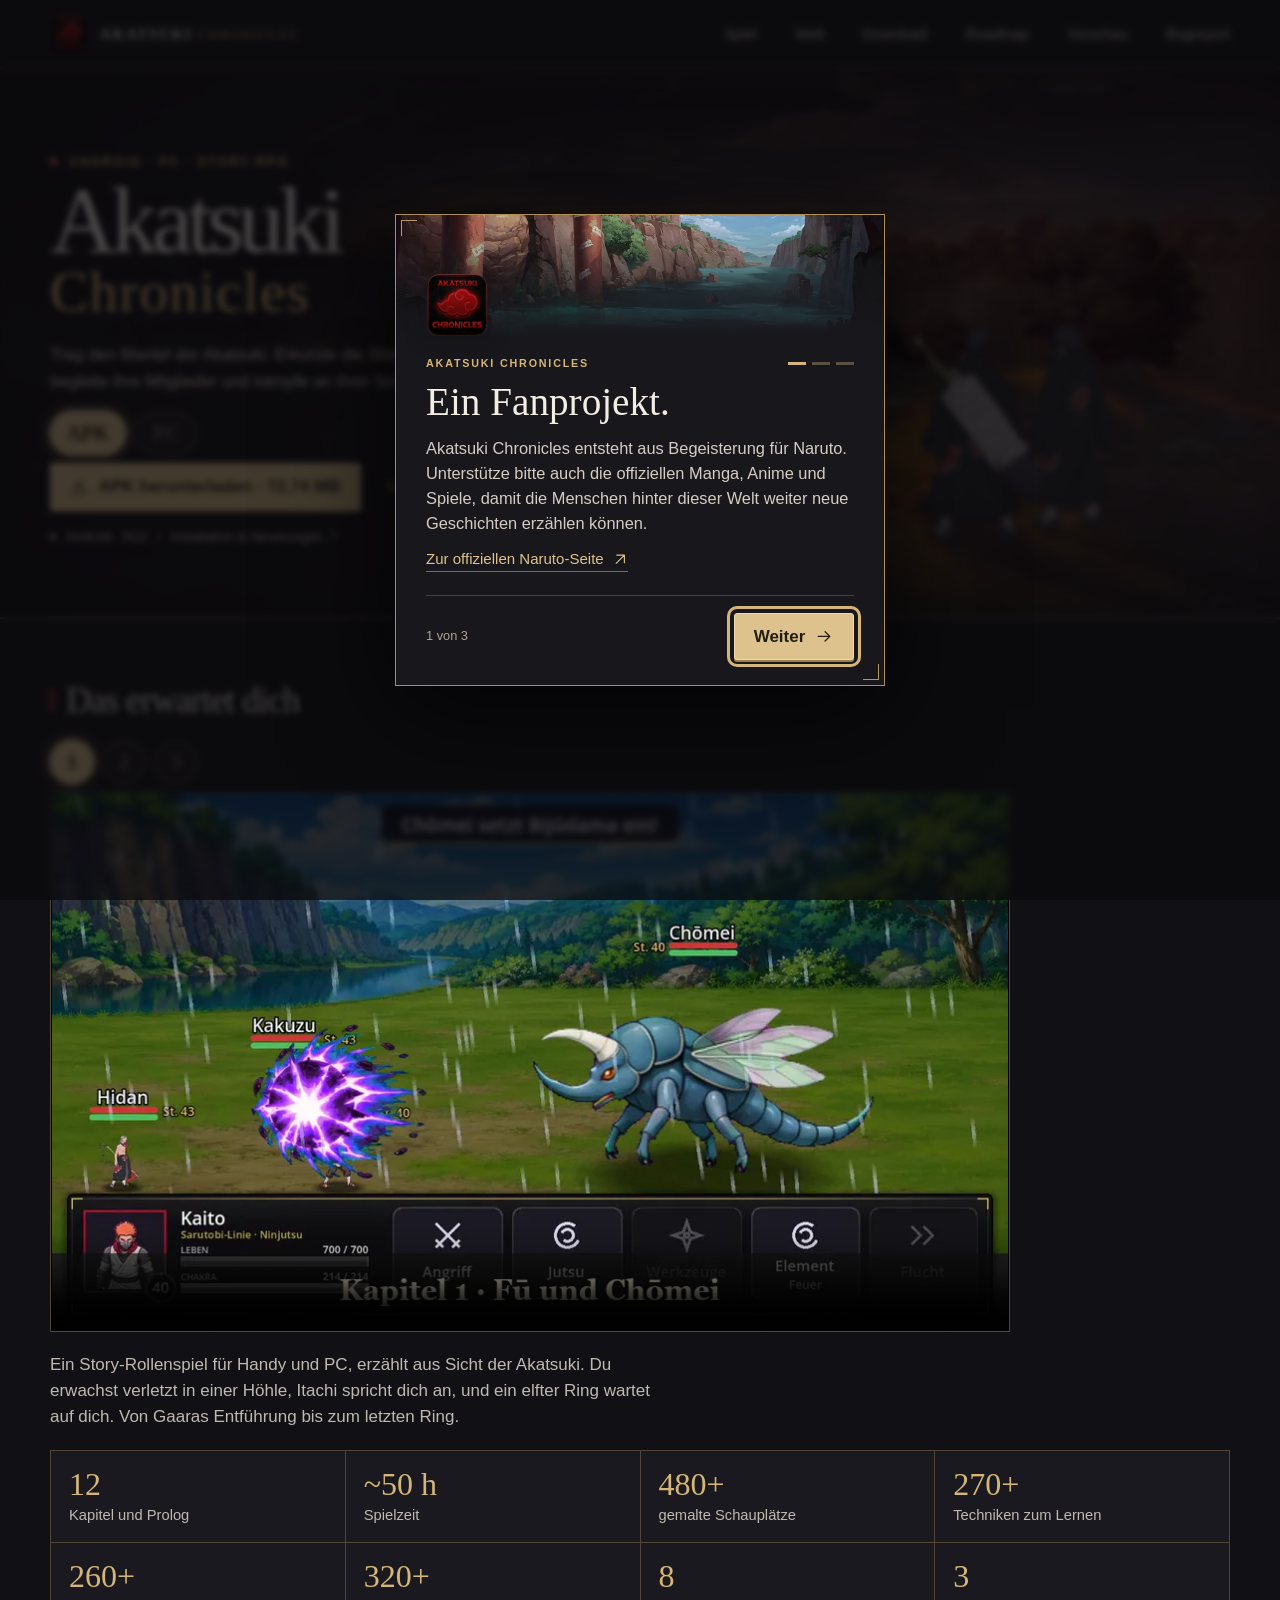
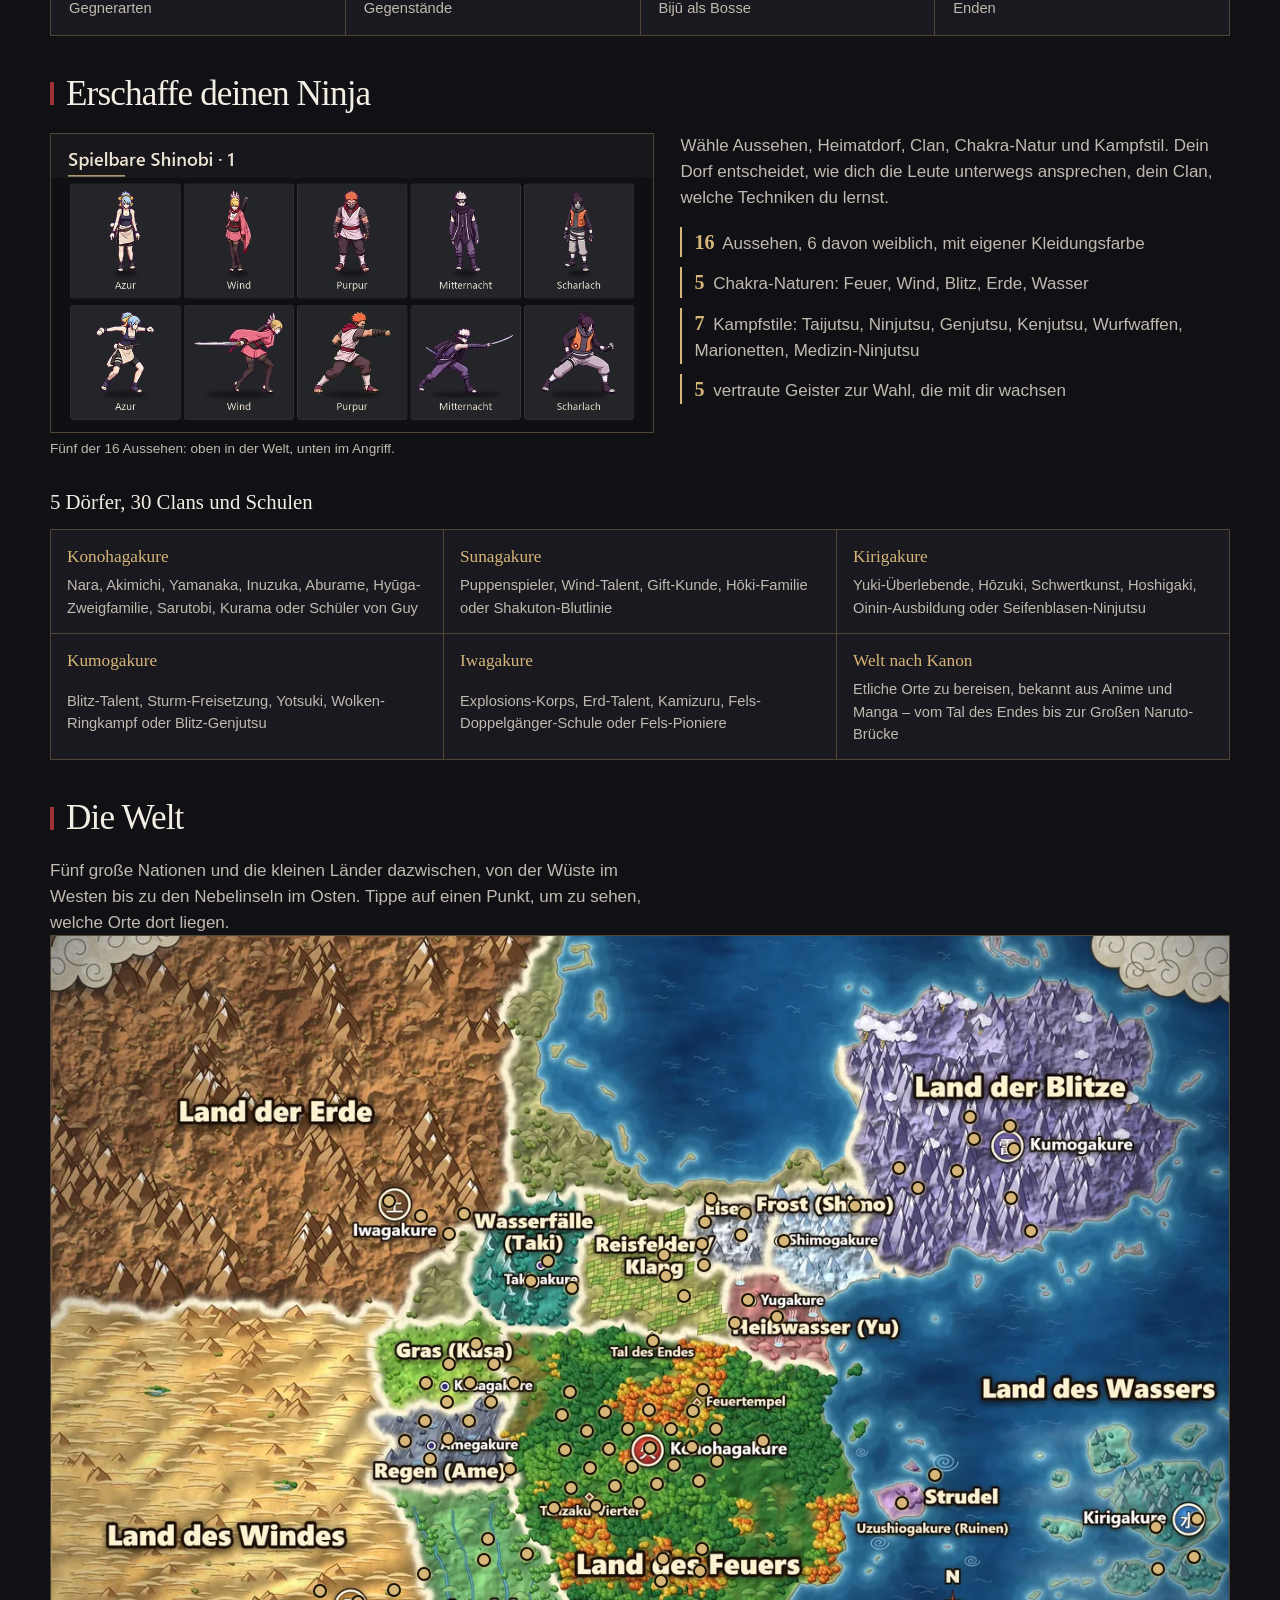
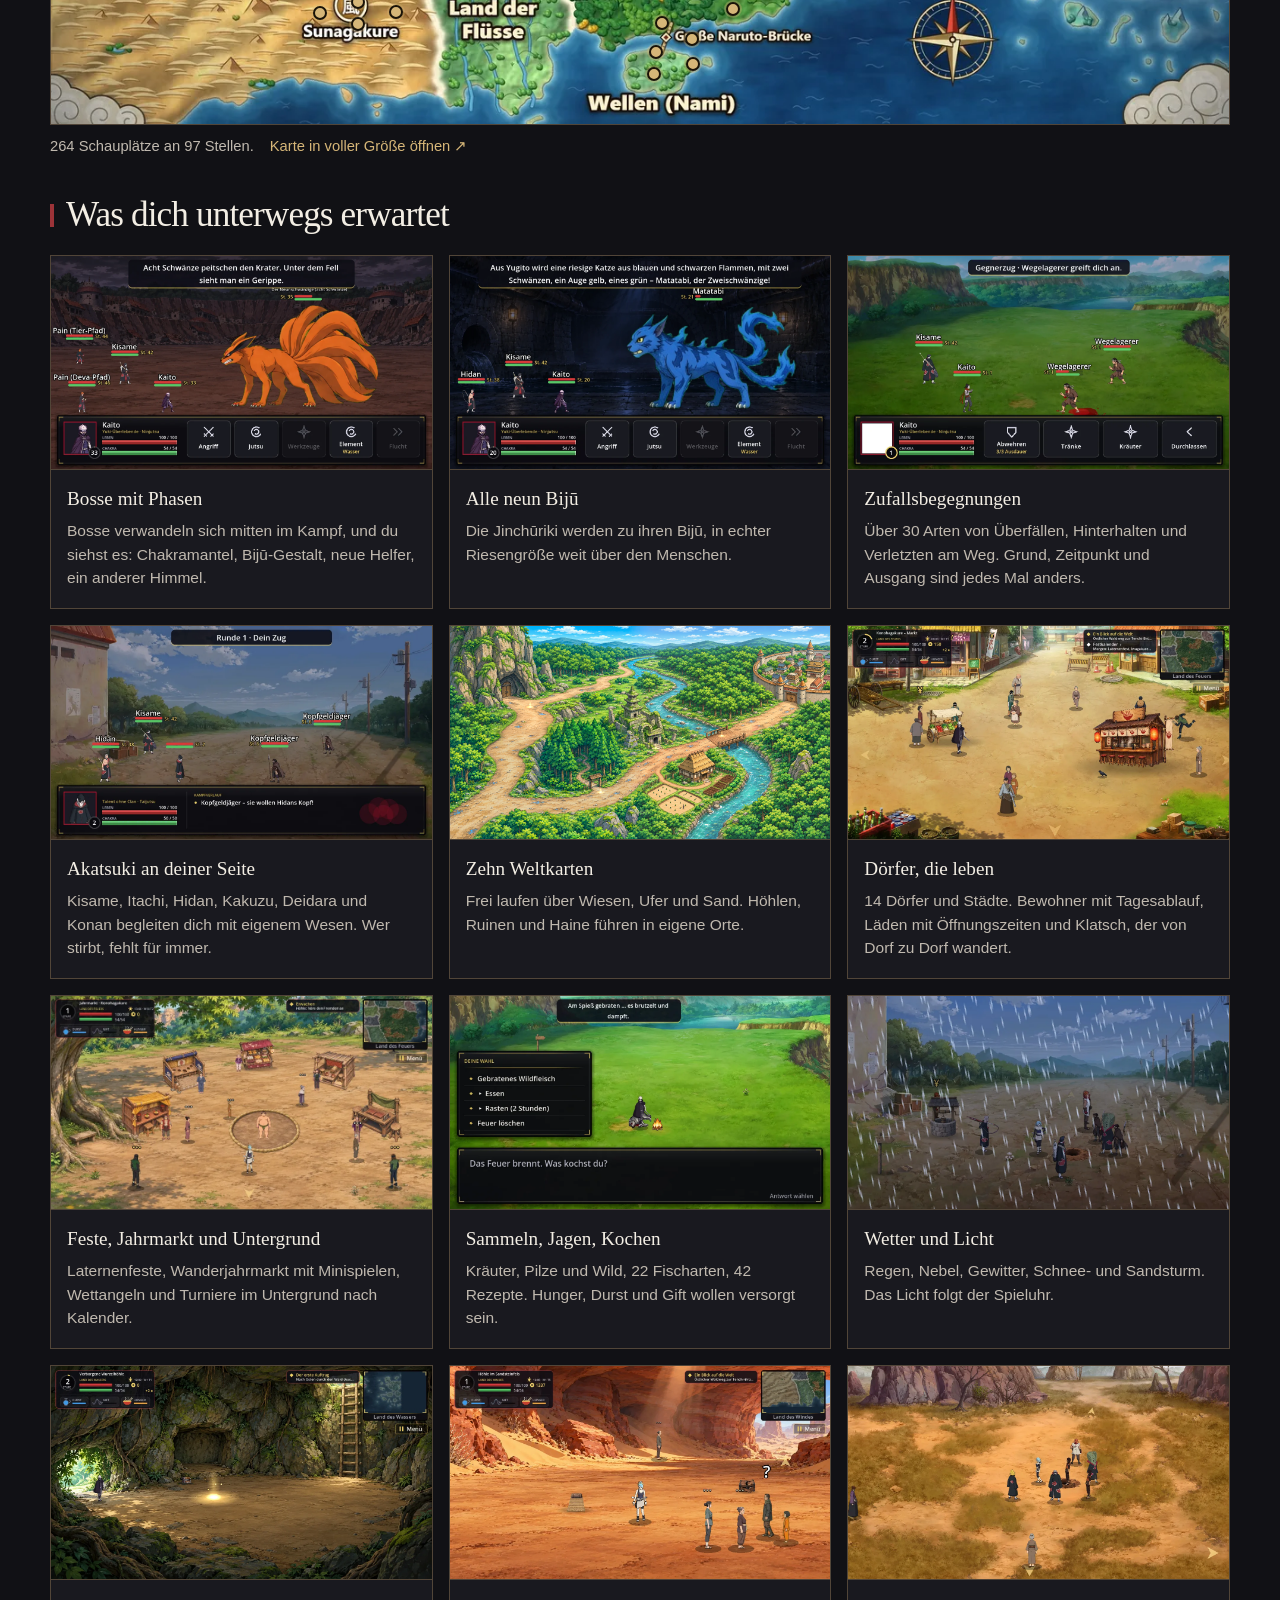
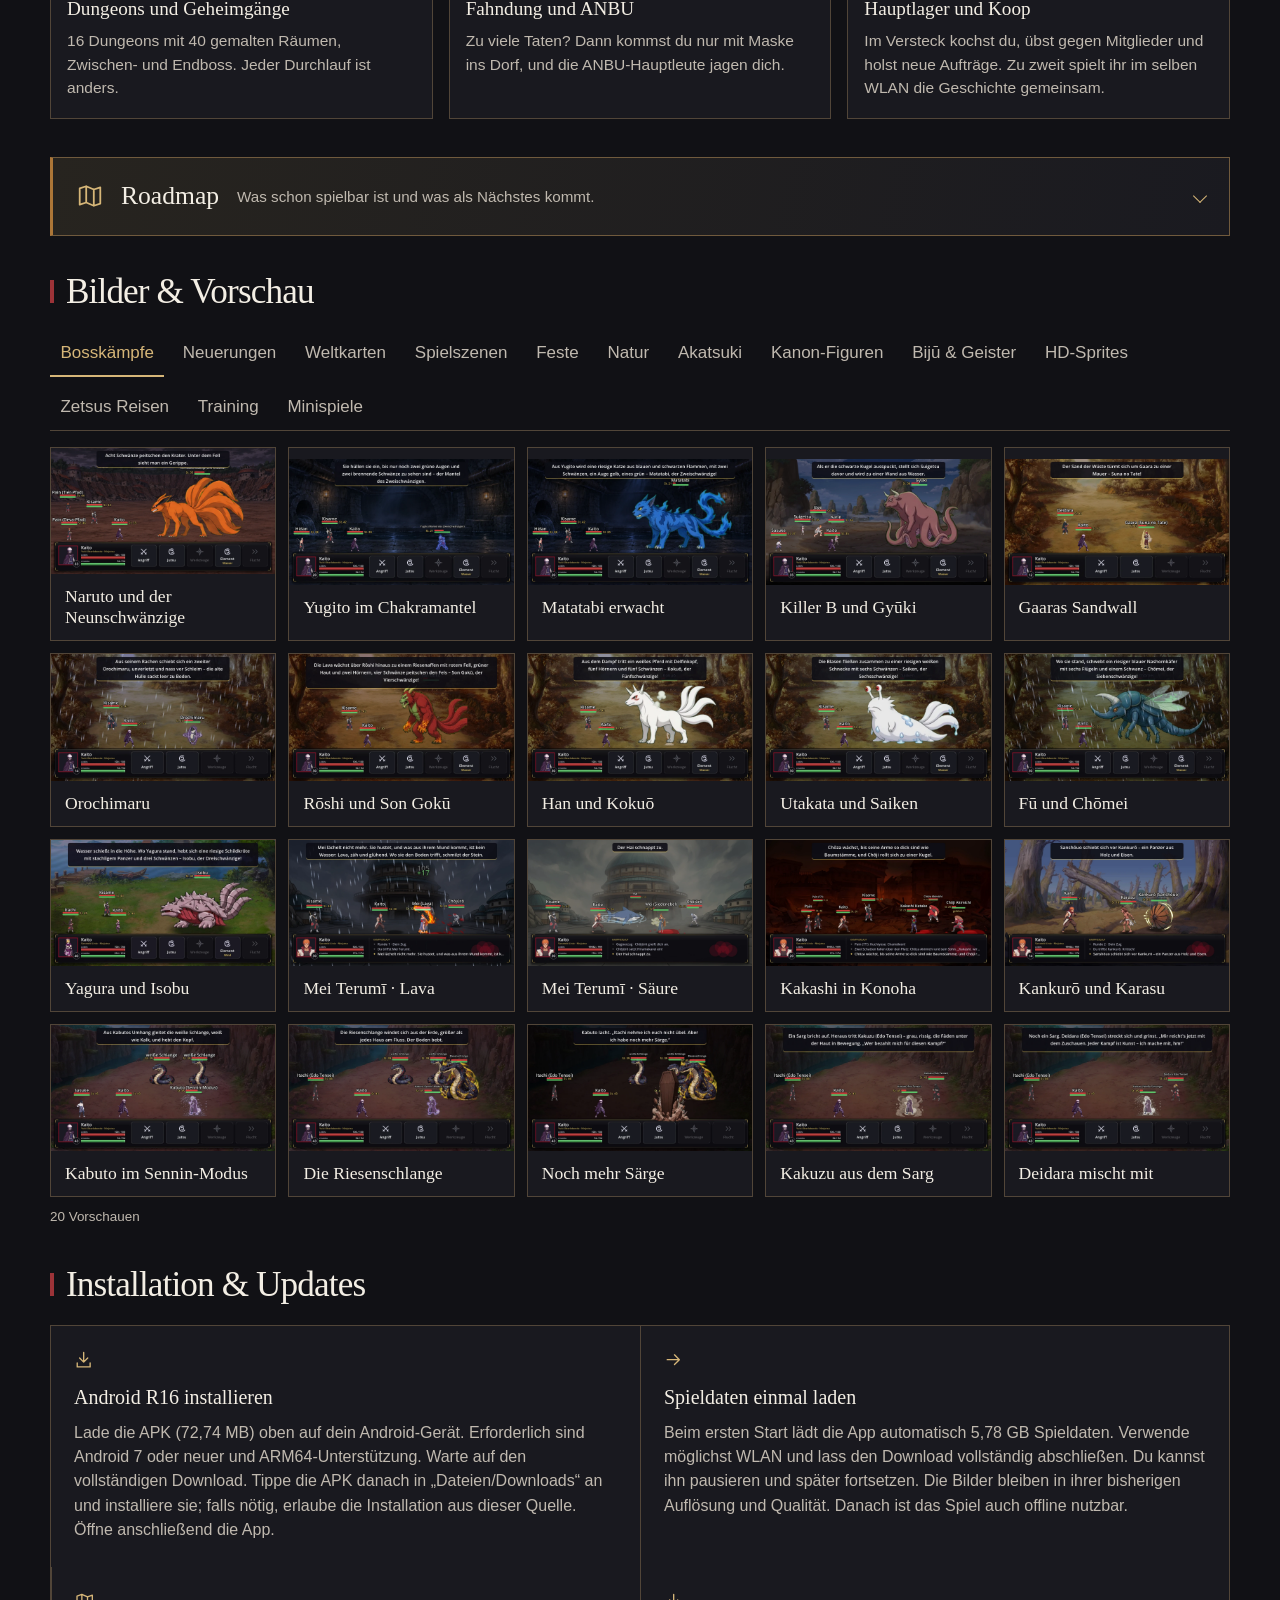
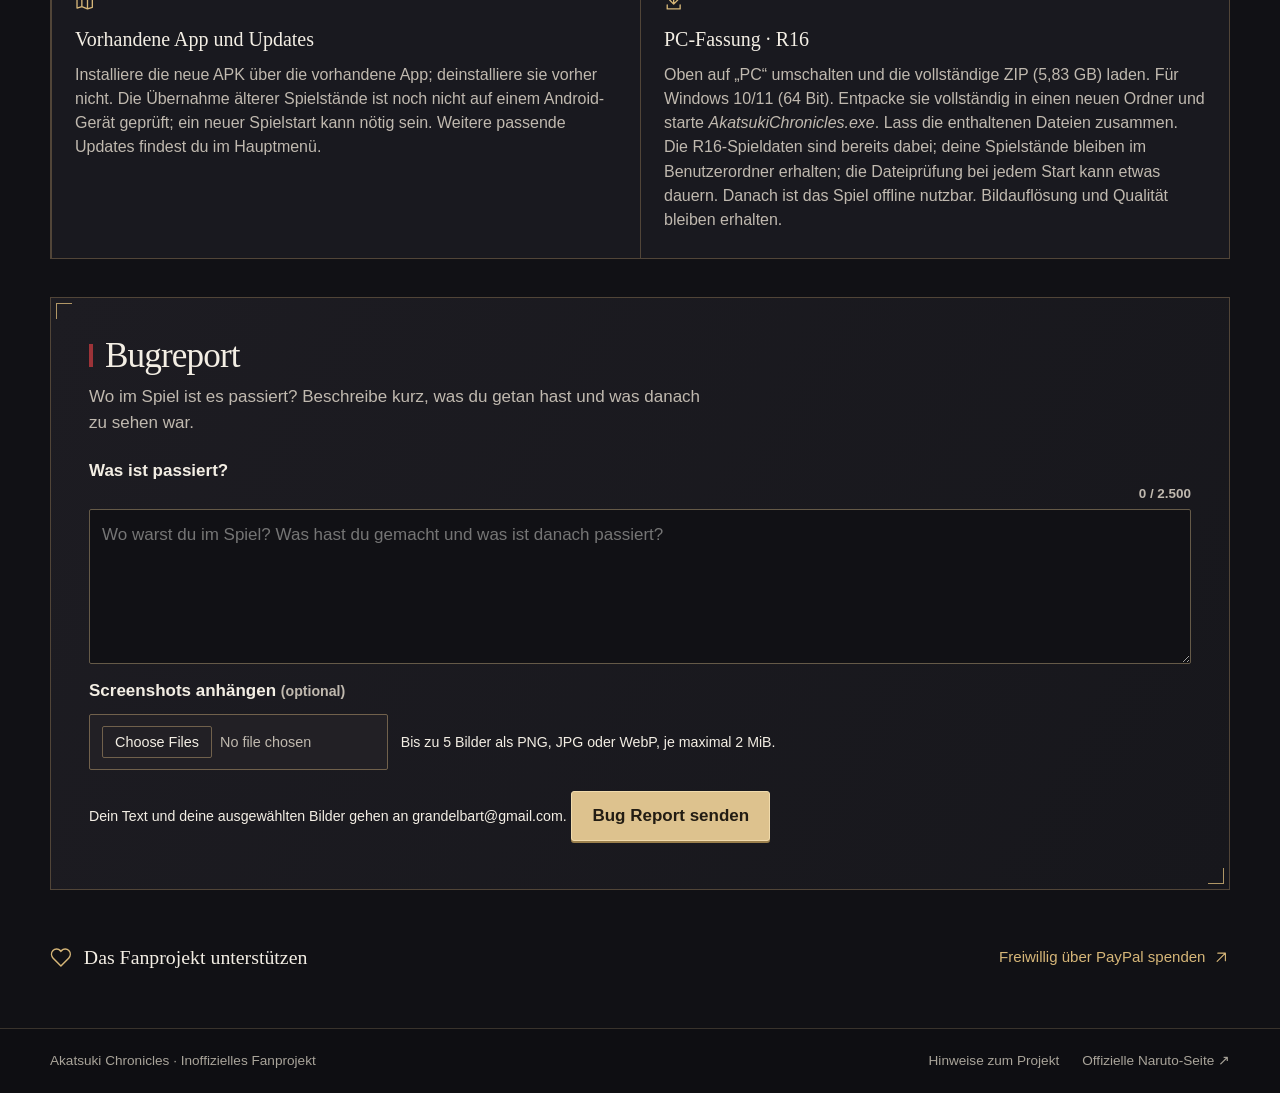
<file: docs/index.html>
<!doctype html>
<html lang="de">
<head>
<meta charset="utf-8">
<meta name="viewport" content="width=device-width,initial-scale=1">
<meta name="color-scheme" content="dark">
<meta name="theme-color" content="#141319">
<meta name="description" content="Akatsuki Chronicles: Naruto-Fan-RPG für Android und PC aus Sicht der Akatsuki. 12 Kapitel, rund 50 Stunden, Bosse mit Phasen, alle neun Bijū, Koop zu zweit. Kostenlose Testfassung.">
<title>Akatsuki Chronicles · Fanprojekt für Android und PC</title>
<link rel="icon" href="./assets/app.webp">
<link rel="stylesheet" href="./style.css">
<script defer src="./data.js"></script>
<script defer src="./ui.js"></script>
<script defer src="./galerie.js"></script>
<script defer src="./karte.js"></script>
<script defer src="./report.js"></script>
</head>
<body>
<a class="jump" href="#inhalt">Zum Inhalt</a>
<svg class="symbols" xmlns="http://www.w3.org/2000/svg" aria-hidden="true">
<symbol id="drop" viewBox="0 0 24 24"><path d="M12 3v12m-5-5 5 5 5-5M4 16v5h16v-5"/></symbol>
<symbol id="arrow" viewBox="0 0 24 24"><path d="M4 12h15m-6-6 6 6-6 6"/></symbol>
<symbol id="go" viewBox="0 0 24 24"><path d="M6 18 18 6M7 6h11v11"/></symbol>
<symbol id="map-icon" viewBox="0 0 24 24"><path d="m2.5 5 6-2 7 3 6-2v15l-6 2-7-3-6 2zm6-2v15m7-12v15"/></symbol>
<symbol id="bug" viewBox="0 0 24 24"><rect x="7" y="7" width="10" height="13" rx="5"/><path d="m9 7-2-4m8 4 2-4M3 9l4 2m10 0 4-2M2 15h5m10 0h5M4 21l4-3m8 0 4 3M9 12h6"/></symbol>
<symbol id="heart" viewBox="0 0 24 24"><path d="M20.7 4.9a5.6 5.6 0 0 0-8 .2l-.7.8-.7-.8a5.6 5.6 0 0 0-8-.2c-2.6 2.6-1.7 6.4.2 8.6L12 22l8.5-8.5c1.9-2.2 2.8-6 .2-8.6Z"/></symbol>
</svg>

<header class="top">
 <div class="bar wrap">
  <a class="brand" href="#inhalt"><img src="./assets/app.webp" width="38" height="38" alt=""><span>AKATSUKI <b>CHRONICLES</b></span></a>
  <nav aria-label="Hauptnavigation"><a href="#spiel">Spiel</a><a href="#weltkarte">Welt</a><a href="#download">Download</a><a href="#roadmap">Roadmap</a><a href="#vorschau">Vorschau</a><a href="#bugreport">Bugreport</a></nav>
 </div>
</header>

<main id="inhalt">
 <section class="hero" id="download" aria-labelledby="game-title">
  <div class="hero-art" aria-hidden="true"></div>
  <div class="party" aria-hidden="true"><img class="duo" src="./assets/itachi_kisame.webp" alt=""></div>
  <div class="hero-inner wrap">
   <p class="eyebrow"><span class="diamond"></span> Android · PC · Story-RPG</p>
   <h1 id="game-title"><span>Akatsuki</span><em>Chronicles</em></h1>
   <p class="intro">Trag den Mantel der Akatsuki. Erkunde die Shinobi-Welt, begleite ihre Mitglieder und kämpfe an ihrer Seite.</p>
   <div class="trailer-switch platform-switch" role="group" aria-label="Fassung wählen" style="margin-top:16px"><button type="button" aria-pressed="true" data-platform="apk">APK</button><button type="button" aria-pressed="false" data-platform="pc">PC</button></div>
   <div class="hero-actions platform-pc" hidden style="margin-top:8px;flex-wrap:wrap"><a class="btn primary" id="pc" download="AkatsukiChronicles_PC.zip" href="https://akatsuki-download.smxn-vs-lobby.workers.dev/nac-pc-20261127-151538/AkatsukiChronicles_PC.zip"><svg><use href="#drop"/></svg>PC R16 herunterladen · 5,83 GB</a>
    </div>
   <div class="hero-actions platform-apk" style="margin-top:8px;flex-wrap:wrap"><a class="btn primary" id="apk" download="AkatsukiChronicles.apk" href="https://akatsuki-download.smxn-vs-lobby.workers.dev/nac-android-r16-content-20261127/AkatsukiChronicles.apk"><svg><use href="#drop"/></svg>APK herunterladen · 72,74 MB</a><a class="text-action" href="#installation">So installierst du das Spiel <span aria-hidden="true">↓</span></a></div>
   <p class="release-info"><span class="status-dot"></span><span id="version">Android · R16</span><span aria-hidden="true">/</span><a id="release" href="#installation">Installation &amp; Neuerungen <svg><use href="#go"/></svg></a></p>
  </div>
 </section>
 <div class="wrap content">
  <section class="panel about" id="spiel" aria-labelledby="about-title">
   <div class="section-head"><span class="rule"></span><h2 id="about-title">Das erwartet dich</h2></div>
   <div class="trailer-switch" role="group" aria-label="Trailer wählen"><button type="button" aria-pressed="true" data-src="./media/filme/trailer.mp4" data-poster="./media/filme/trailer.webp" data-label="Trailer 1 zu Akatsuki Chronicles">1</button><button type="button" aria-pressed="false" data-src="./media/filme/trailer2.mp4" data-poster="./media/filme/trailer2.webp" data-label="Trailer 2 zu Akatsuki Chronicles">2</button><button type="button" aria-pressed="false" data-src="./media/filme/trailer3.mp4" data-poster="./media/filme/trailer3.webp" data-label="Trailer 3 zu Akatsuki Chronicles">3</button></div>
   <video class="trailer" controls playsinline preload="none" poster="./media/filme/trailer.webp" src="./media/filme/trailer.mp4" aria-label="Trailer 1 zu Akatsuki Chronicles"></video>
   <script>
// Fassungs-Umschalter oben: APK / PC wie die Trailerknöpfe; der gewählte leuchtet, sein Download wird gezeigt.
(function(){
  var bar=document.querySelector('.platform-switch'); if(!bar)return;
  bar.addEventListener('click',function(e){
    var b=e.target.closest('button[data-platform]'); if(!b||b.getAttribute('aria-pressed')==='true')return;
    bar.querySelectorAll('button').forEach(function(x){x.setAttribute('aria-pressed',x===b?'true':'false')});
    document.querySelector('.platform-apk').hidden=b.dataset.platform!=='apk';
    document.querySelector('.platform-pc').hidden=b.dataset.platform!=='pc';
  });
})();
// Trailer-Umschalter: Knopf 1 / 2 / 3 über dem Trailer. Der gewählte Knopf leuchtet, die anderen sind ausgegraut.
(function(){
  // 17.11.2026: nicht den APK/PC-Umschalter erwischen (gleiche Klasse, steht weiter oben) – sonst gingen Trailer 2/3 nicht auf.
  var v=document.querySelector('video.trailer'), bar=document.querySelector('.trailer-switch:not(.platform-switch)');
  if(!v||!bar)return;
  bar.addEventListener('click',function(e){
    var b=e.target.closest('button[data-src]'); if(!b||b.getAttribute('aria-pressed')==='true')return;
    bar.querySelectorAll('button').forEach(function(x){x.setAttribute('aria-pressed',x===b?'true':'false')});
    v.pause(); v.poster=b.dataset.poster; v.src=b.dataset.src; v.setAttribute('aria-label',b.dataset.label); v.load();
  });
})();
   </script>
   <p class="lead">Ein Story-Rollenspiel für Handy und PC, erzählt aus Sicht der Akatsuki. Du erwachst verletzt in einer Höhle, Itachi spricht dich an, und ein elfter Ring wartet auf dich. Von Gaaras Entführung bis zum letzten Ring.</p>
   <div class="facts">
    <div><b>12</b><span>Kapitel und Prolog</span></div>
    <div><b>~50 h</b><span>Spielzeit</span></div>
    <div><b>480+</b><span>gemalte Schauplätze</span></div>
    <div><b>270+</b><span>Techniken zum Lernen</span></div>
    <div><b>260+</b><span>Gegnerarten</span></div>
    <div><b>320+</b><span>Gegenstände</span></div>
    <div><b>8</b><span>Bijū als Bosse</span></div>
    <div><b>3</b><span>Enden</span></div>
   </div>
  </section>
  <section class="panel creator" id="charakter" aria-labelledby="creator-title">
   <div class="section-head"><span class="rule"></span><h2 id="creator-title">Erschaffe deinen Ninja</h2></div>
   <div class="creator-grid">
    <figure><img src="./media/figuren/spieler-1.webp" alt="Fünf spielbare Aussehen in HD, oben in der Welt, unten im Angriff" loading="lazy"><figcaption>Fünf der 16 Aussehen: oben in der Welt, unten im Angriff.</figcaption></figure>
    <div>
     <p class="lead">Wähle Aussehen, Heimatdorf, Clan, Chakra-Natur und Kampfstil. Dein Dorf entscheidet, wie dich die Leute unterwegs ansprechen, dein Clan, welche Techniken du lernst.</p>
     <ul class="choice-row">
      <li><b>16</b> Aussehen, 6 davon weiblich, mit eigener Kleidungsfarbe</li>
      <li><b>5</b> Chakra-Naturen: Feuer, Wind, Blitz, Erde, Wasser</li>
      <li><b>7</b> Kampfstile: Taijutsu, Ninjutsu, Genjutsu, Kenjutsu, Wurfwaffen, Marionetten, Medizin-Ninjutsu</li>
      <li><b>5</b> vertraute Geister zur Wahl, die mit dir wachsen</li>
     </ul>
    </div>
   </div>
   <h3 class="sub-h">5 Dörfer, 30 Clans und Schulen</h3>
   <ul class="villages">
      <li><b>Konohagakure</b><span>Nara, Akimichi, Yamanaka, Inuzuka, Aburame, Hyūga-Zweigfamilie, Sarutobi, Kurama oder Schüler von Guy</span></li>
      <li><b>Sunagakure</b><span>Puppenspieler, Wind-Talent, Gift-Kunde, Hōki-Familie oder Shakuton-Blutlinie</span></li>
      <li><b>Kirigakure</b><span>Yuki-Überlebende, Hōzuki, Schwertkunst, Hoshigaki, Oinin-Ausbildung oder Seifenblasen-Ninjutsu</span></li>
      <li><b>Kumogakure</b><span>Blitz-Talent, Sturm-Freisetzung, Yotsuki, Wolken-Ringkampf oder Blitz-Genjutsu</span></li>
      <li><b>Iwagakure</b><span>Explosions-Korps, Erd-Talent, Kamizuru, Fels-Doppelgänger-Schule oder Fels-Pioniere</span></li>
      <li><b>Welt nach Kanon</b><span>Etliche Orte zu bereisen, bekannt aus Anime und Manga – vom Tal des Endes bis zur Großen Naruto-Brücke</span></li>
   </ul>
  </section>
  <section class="panel worldmap" id="weltkarte" aria-labelledby="map-title">
   <div class="section-head"><span class="rule"></span><h2 id="map-title">Die Welt</h2></div>
   <p class="lead">Fünf große Nationen und die kleinen Länder dazwischen, von der Wüste im Westen bis zu den Nebelinseln im Osten. Tippe auf einen Punkt, um zu sehen, welche Orte dort liegen.</p>
   <div class="map-frame"><img id="map-img" src="./assets/weltkarte_klein.webp" srcset="./assets/weltkarte_klein.webp 1313w, ./assets/weltkarte.webp 2626w" sizes="(max-width: 1200px) 100vw, 1180px" alt="Weltkarte von Akatsuki Chronicles mit allen Ländern und Dörfern" loading="lazy" width="2626" height="1756"><div class="map-pins" id="map-pins"></div></div>
   <p class="map-note"><span id="map-info">Alle Schauplätze liegen auf dieser Karte.</span> <a href="./karte.html" target="_blank" rel="noopener">Karte in voller Größe öffnen ↗</a></p>
  </section>
  <section class="panel features" id="features" aria-labelledby="features-title">
   <div class="section-head"><span class="rule"></span><h2 id="features-title">Was dich unterwegs erwartet</h2></div>
   <div class="feature-grid">
    <article class="feature"><img src="./media/figuren/boss-naruto-fuchs.webp" alt="" loading="lazy" width="640" height="360"><div><h3>Bosse mit Phasen</h3><p>Bosse verwandeln sich mitten im Kampf, und du siehst es: Chakramantel, Bijū-Gestalt, neue Helfer, ein anderer Himmel.</p></div></article>
    <article class="feature"><img src="./media/figuren/boss-yugito-2.webp" alt="" loading="lazy" width="640" height="360"><div><h3>Alle neun Bijū</h3><p>Die Jinchūriki werden zu ihren Bijū, in echter Riesengröße weit über den Menschen.</p></div></article>
    <article class="feature"><img src="./media/figuren/szene-kampf-reaktion.webp" alt="" loading="lazy" width="640" height="360"><div><h3>Zufallsbegegnungen</h3><p>Über 30 Arten von Überfällen, Hinterhalten und Verletzten am Weg. Grund, Zeitpunkt und Ausgang sind jedes Mal anders.</p></div></article>
    <article class="feature"><img src="./media/figuren/szene-kampf-kopfgeld.webp" alt="" loading="lazy" width="640" height="360"><div><h3>Akatsuki an deiner Seite</h3><p>Kisame, Itachi, Hidan, Kakuzu, Deidara und Konan begleiten dich mit eigenem Wesen. Wer stirbt, fehlt für immer.</p></div></article>
    <article class="feature"><img src="./media/figuren/welt-feuer-1.webp" alt="" loading="lazy" width="640" height="360"><div><h3>Zehn Weltkarten</h3><p>Frei laufen über Wiesen, Ufer und Sand. Höhlen, Ruinen und Haine führen in eigene Orte.</p></div></article>
    <article class="feature"><img src="./media/figuren/szene-dorf-markt.webp" alt="" loading="lazy" width="640" height="360"><div><h3>Dörfer, die leben</h3><p>14 Dörfer und Städte. Bewohner mit Tagesablauf, Läden mit Öffnungszeiten und Klatsch, der von Dorf zu Dorf wandert.</p></div></article>
    <article class="feature"><img src="./media/figuren/szene-jahrmarkt-platz.webp" alt="" loading="lazy" width="640" height="360"><div><h3>Feste, Jahrmarkt und Untergrund</h3><p>Laternenfeste, Wanderjahrmarkt mit Minispielen, Wettangeln und Turniere im Untergrund nach Kalender.</p></div></article>
    <article class="feature"><img src="./media/figuren/szene-versorgung-feuer.webp" alt="" loading="lazy" width="640" height="360"><div><h3>Sammeln, Jagen, Kochen</h3><p>Kräuter, Pilze und Wild, 22 Fischarten, 42 Rezepte. Hunger, Durst und Gift wollen versorgt sein.</p></div></article>
    <article class="feature"><img src="./media/figuren/szene-wetter-regen.webp" alt="" loading="lazy" width="640" height="360"><div><h3>Wetter und Licht</h3><p>Regen, Nebel, Gewitter, Schnee- und Sandsturm. Das Licht folgt der Spieluhr.</p></div></article>
    <article class="feature"><img src="./media/figuren/szene-geheimgang.webp" alt="" loading="lazy" width="640" height="360"><div><h3>Dungeons und Geheimgänge</h3><p>16 Dungeons mit 40 gemalten Räumen, Zwischen- und Endboss. Jeder Durchlauf ist anders.</p></div></article>
    <article class="feature"><img src="./media/figuren/szene-untergrund-informanten.webp" alt="" loading="lazy" width="640" height="360"><div><h3>Fahndung und ANBU</h3><p>Zu viele Taten? Dann kommst du nur mit Maske ins Dorf, und die ANBU-Hauptleute jagen dich.</p></div></article>
    <article class="feature"><img src="./media/figuren/szene-zetsu-wueste.webp" alt="" loading="lazy" width="640" height="360"><div><h3>Hauptlager und Koop</h3><p>Im Versteck kochst du, übst gegen Mitglieder und holst neue Aufträge. Zu zweit spielt ihr im selben WLAN die Geschichte gemeinsam.</p></div></article>
   </div>
  </section>
  <section id="roadmap" class="roadmap">
   <details id="roadmap-panel"><summary><span class="road-icon"><svg><use href="#map-icon"/></svg></span><span class="road-title">Roadmap</span><span class="road-desc">Was schon spielbar ist und was als Nächstes kommt.</span><span class="road-toggle" aria-hidden="true"></span></summary><div id="milestones" class="milestones"><p><a href="https://github.com/grandelbart-oss/akatsuki-chronicles-updates/releases">Veröffentlichte Spielstände ansehen</a></p></div></details>
  </section>
  <section class="panel gallery" id="vorschau" aria-labelledby="gallery-title">
   <div class="section-head"><span class="rule"></span><h2 id="gallery-title">Bilder &amp; Vorschau</h2></div>
   <div class="gallery-filters" role="group" aria-label="Auswahl der Spielvorschauen"></div>
   <div class="gallery-grid"></div>
   <p id="gallery-status" role="status"></p>
   <noscript>Aktiviere JavaScript für die Galerie.</noscript>
  </section>
  <section class="install panel" id="installation" aria-labelledby="install-title">
   <div class="section-head"><span class="rule"></span><h2 id="install-title">Installation &amp; Updates</h2></div>
   <div class="guides">
    <article><span class="guide-mark" aria-hidden="true"><svg><use href="#drop"/></svg></span><h3>Android R16 installieren</h3><p>Lade die APK (72,74 MB) oben auf dein Android-Gerät. Erforderlich sind Android 7 oder neuer und ARM64-Unterstützung. Warte auf den vollständigen Download. Tippe die APK danach in „Dateien/Downloads“ an und installiere sie; falls nötig, erlaube die Installation aus dieser Quelle. Öffne anschließend die App.</p></article>
    <article><span class="guide-mark" aria-hidden="true"><svg><use href="#arrow"/></svg></span><h3>Spieldaten einmal laden</h3><p>Beim ersten Start lädt die App automatisch 5,78 GB Spieldaten. Verwende möglichst WLAN und lass den Download vollständig abschließen. Du kannst ihn pausieren und später fortsetzen. Die Bilder bleiben in ihrer bisherigen Auflösung und Qualität. Danach ist das Spiel auch offline nutzbar.</p></article>
    <article><span class="guide-mark" aria-hidden="true"><svg><use href="#map-icon"/></svg></span><h3>Vorhandene App und Updates</h3><p>Installiere die neue APK über die vorhandene App; deinstalliere sie vorher nicht. Die Übernahme älterer Spielstände ist noch nicht auf einem Android-Gerät geprüft; ein neuer Spielstart kann nötig sein. Weitere passende Updates findest du im Hauptmenü.</p></article>
     <article id="pc-installation"><span class="guide-mark" aria-hidden="true"><svg><use href="#drop"/></svg></span><h3>PC-Fassung · R16</h3><p>Oben auf „PC“ umschalten und die vollständige ZIP (5,83 GB) laden. Für Windows 10/11 (64 Bit). Entpacke sie vollständig in einen neuen Ordner und starte <em>AkatsukiChronicles.exe</em>. Lass die enthaltenen Dateien zusammen. Die R16-Spieldaten sind bereits dabei; deine Spielstände bleiben im Benutzerordner erhalten; die Dateiprüfung bei jedem Start kann etwas dauern. Danach ist das Spiel offline nutzbar. Bildauflösung und Qualität bleiben erhalten.</p></article>
   </div>
  </section>
  <section class="report-panel panel" id="bugreport" aria-labelledby="report-title">
   <div class="section-head"><span class="rule"></span><h2 id="report-title">Bugreport</h2></div>
   <p class="lead">Wo im Spiel ist es passiert? Beschreibe kurz, was du getan hast und was danach zu sehen war.</p>
   <div id="report-mount"></div>
   <noscript><p>Aktiviere JavaScript, um einen Bericht mit Bildern zu senden.</p></noscript>
  </section>
  <aside class="support"><div><svg><use href="#heart"/></svg><span>Das Fanprojekt unterstützen</span></div><a class="quiet-link" data-paypal href="https://www.paypal.com/donate/?business=grandelbart%40gmail.com&amp;currency_code=EUR" target="_blank" rel="noopener">Freiwillig über PayPal spenden <svg><use href="#go"/></svg></a></aside>
 </div>
</main>
<footer><div class="wrap footer-inner"><span>Akatsuki Chronicles · Inoffizielles Fanprojekt</span><button type="button" class="footer-btn" id="welcome-open">Hinweise zum Projekt</button><a href="https://naruto-official.com/" target="_blank" rel="noopener">Offizielle Naruto-Seite ↗</a></div></footer>

<dialog id="viewer" aria-labelledby="viewer-title">
 <div class="viewer-head"><h2 id="viewer-title"></h2><form method="dialog"><button class="viewer-close" aria-label="Vorschau schließen" autofocus>✕</button></form></div>
 <div id="viewer-forms" hidden><label for="viewer-form">Bild auswählen</label> <select id="viewer-form"></select> <button id="viewer-scale" type="button" aria-pressed="false">Originalgröße · 1:1</button> <small id="viewer-pixels"></small></div>
 <div class="viewer-stage"></div>
 <p id="viewer-copy"></p>
 <div class="viewer-nav"><button id="viewer-prev" type="button">‹ Zurück</button><a id="viewer-file" target="_blank" rel="noopener">Original öffnen ↗</a><button id="viewer-next" type="button">Weiter ›</button></div>
</dialog>
<dialog id="welcome" aria-labelledby="welcome-heading" aria-describedby="welcome-copy">
 <div class="paper">
  <div class="dialog-art" aria-hidden="true"><span class="dialog-seal"><img src="./assets/app.webp" width="62" height="62" alt=""></span></div>
  <div class="dialog-body">
   <div class="dialog-meta"><span>Akatsuki Chronicles</span><div class="progress" aria-hidden="true"><i></i><i></i><i></i></div></div>
   <h2 id="welcome-heading">Ein Fanprojekt.</h2>
   <p id="welcome-copy">Akatsuki Chronicles entsteht aus Begeisterung für Naruto. Unterstütze bitte auch die offiziellen Manga, Anime und Spiele, damit die Menschen hinter dieser Welt weiter neue Geschichten erzählen können.</p>
   <a id="welcome-link" class="quiet-link" href="https://naruto-official.com/" target="_blank" rel="noopener">Zur offiziellen Naruto-Seite <svg><use href="#go"/></svg></a>
   <div class="dialog-controls"><button type="button" class="btn back" id="welcome-back" hidden>Zurück</button><span id="page-count" aria-live="polite">1 von 3</span><button type="button" class="btn primary" id="welcome-next">Weiter <svg><use href="#arrow"/></svg></button></div>
  </div>
 </div>
</dialog>
</body>
</html>
</file>
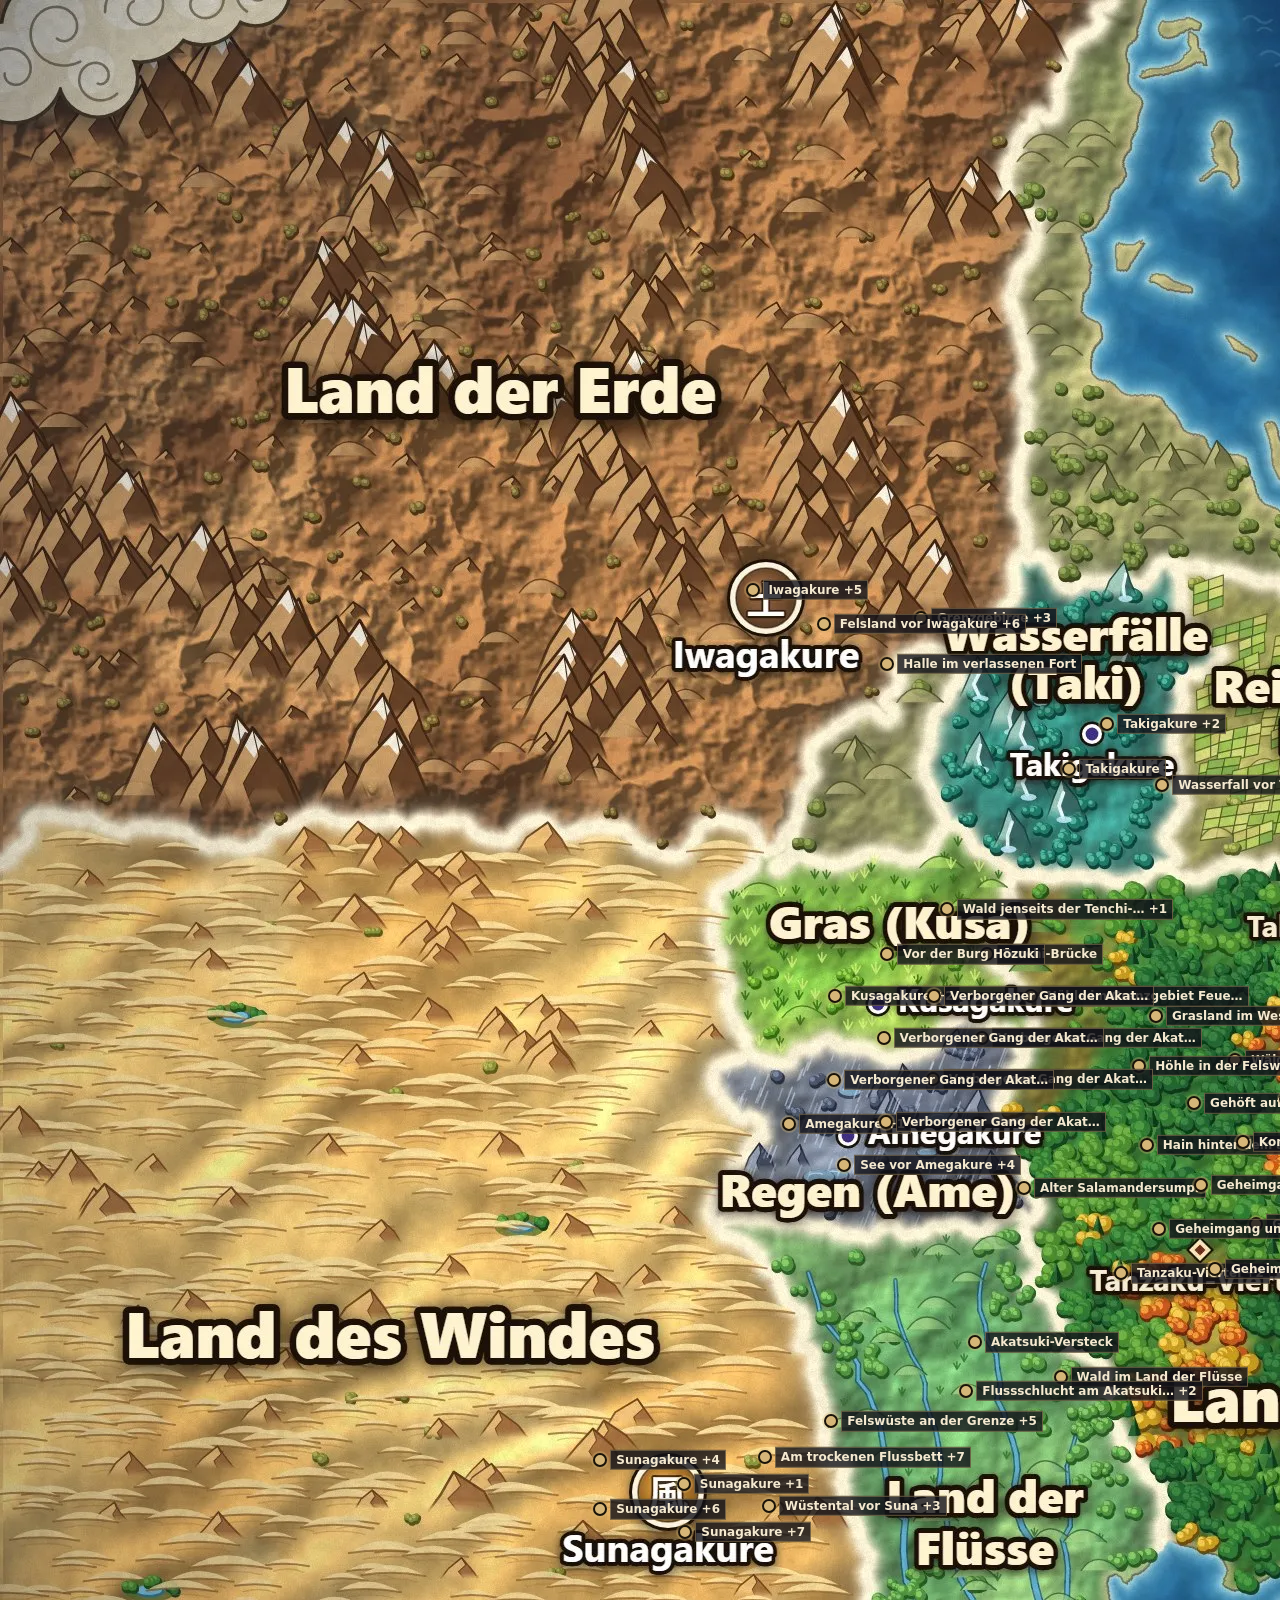
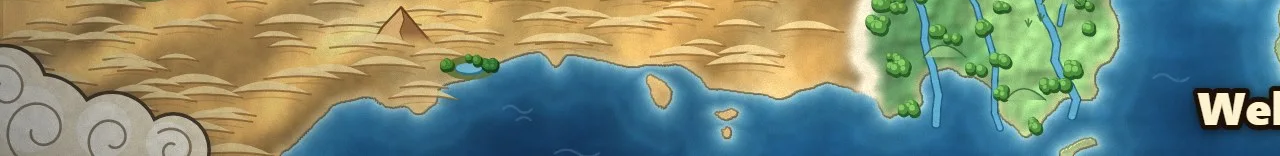
<file: docs/karte.html>
<!doctype html>
<html lang="de">
<head>
<meta charset="utf-8">
<meta name="viewport" content="width=device-width, initial-scale=1">
<title>Weltkarte – Akatsuki Chronicles</title>
<link rel="stylesheet" href="./style.css">
<style>
body{margin:0;background:#0b1a2a;overflow:auto}
.voll{position:relative;width:2626px;line-height:0}
.voll img{width:2626px;height:1756px;display:block}
.map-label{position:absolute;transform:translate(10px,-50%);font:600 12px/1.2 system-ui,sans-serif;color:#f4e9d0;background:#111118cc;border:1px solid #d6b67866;padding:2px 5px;white-space:nowrap;pointer-events:none}
.voll .map-tip{max-width:340px}
</style>
</head>
<body>
<div class="voll"><img src="./assets/weltkarte.webp" alt="Weltkarte von Akatsuki Chronicles" width="2626" height="1756"><div class="map-pins" id="map-pins" data-mode="voll"></div></div>
<script src="./karte.js"></script>
</body>
</html>
</file>
<file: docs/style.css>
:root{color-scheme:dark;--night:#111115;--panel:#19191f;--gold:#d6b678;--line:#514538;--cream:#f3eee4;--muted:#c0b9af;--red:#9c3338;--display:Georgia,"Times New Roman",serif;--body:Calibri,Candara,"Segoe UI",sans-serif;--inner:min(1180px,calc(100% - 64px))}*{box-sizing:border-box}html{scroll-behavior:smooth;scroll-padding-top:20px}body{margin:0;background:var(--night);color:var(--cream);font:17px/1.52 var(--body)}a{color:inherit;text-decoration:none}a:hover,button:hover{color:#fff}button,input,textarea{font:inherit}button{cursor:pointer}a:focus-visible,button:focus-visible,summary:focus-visible,input:focus-visible,textarea:focus-visible{outline:3px solid var(--gold);outline-offset:4px}button{color:inherit}svg{width:1.1em;height:1.1em;fill:none;stroke:currentColor;stroke-width:1.65;stroke-linecap:round;stroke-linejoin:round;vertical-align:-.15em}.symbols{height:0;width:0;position:absolute;overflow:hidden}.wrap{width:var(--inner);margin-inline:auto}.jump{position:fixed;left:8px;top:-100px;background:var(--panel);padding:9px 16px;z-index:20}.jump:focus{top:5px}.top{background:#121216;border-bottom:1px solid #4c4134}.bar,.bar nav,.brand,.hero-actions,.text-action,.release-info,.support,.support>div,.footer-inner,.section-head,.btn,.dialog-meta,.dialog-controls,.quiet-link{display:flex;align-items:center}.bar{justify-content:space-between;min-height:68px;gap:24px}.bar nav{gap:clamp(18px,3vw,39px);font-size:.91rem}.bar nav a{padding:14px 0;color:#d2cbc0}.bar nav a:hover{color:var(--gold)}.brand{gap:12px;font-family:var(--display);font-weight:bold;letter-spacing:.13em;font-size:.92rem}.brand b{font-weight:normal;color:var(--gold);font-size:.8rem}.brand img{border-radius:7px}.hero{display:grid;align-items:center;isolation:isolate;position:relative;overflow:hidden;min-height:550px;border-bottom:1px solid #8f764f;background:#282122}.hero-art,.hero:after,.party{position:absolute;inset:0;pointer-events:none}.hero-art{z-index:-3;background:url("./assets/abendland.webp") 61% 58%/cover no-repeat;filter:saturate(.93)}.hero:after{content:"";z-index:-1;background:linear-gradient(90deg,rgba(13,13,17,.97),rgba(14,14,18,.86) 24%,rgba(17,15,18,.34) 52%,transparent 72%),linear-gradient(0deg,rgba(15,14,17,.8),transparent 27%)}.hero-inner{padding-block:68px 55px}.party{z-index:-2;display:flex;align-items:flex-end;justify-content:flex-end;gap:clamp(8px,3vw,60px);padding:0 12% 6% 0}.party img{height:clamp(132px,16vw,238px);filter:brightness(.72) drop-shadow(3px 5px 4px #272020aa);width:auto}.party img+img{height:clamp(140px,17vw,250px);margin-bottom:-12px}.eyebrow{display:flex;align-items:center;gap:12px;margin:0 0 14px;color:var(--gold);font-weight:700;font-size:.76rem;text-transform:uppercase;letter-spacing:.19em}.diamond{width:7px;height:7px;transform:rotate(45deg);border:1px solid var(--gold);background:var(--red)}h1,h2,h3,p{margin:0}h1,h2,h3,.road-title,.support>div{font-family:var(--display)}h1{font-size:clamp(4.25rem,7.2vw,7.3rem);letter-spacing:-.058em;line-height:.8;text-shadow:0 4px 18px #1118;font-weight:500}h1 span,h1 em{display:block}h1 em{font-style:normal;color:#e2c288;font-size:.62em;letter-spacing:.022em;margin-top:.17em}.intro{max-width:430px;color:#e2dbcf;margin-top:28px;font-size:1.04rem;line-height:1.58}.hero-actions{gap:25px;flex-wrap:wrap;margin-top:25px}.btn{display:inline-flex;justify-content:center;gap:10px;font-weight:bold;border:1px solid var(--line);line-height:1.25;border-radius:3px;padding:12px 19px;min-height:44px}.primary,.report-submit{background:#ddc28e;border:1px solid #f1dbac;color:#221c13;box-shadow:0 2px 0 #9b804d}.primary:hover,.report-submit:hover{color:#211a10;background:#f2d9aa}.primary:active,.report-submit:active{transform:translateY(1px)}.text-action,.quiet-link{color:var(--gold);gap:8px;font-size:.94rem}.release-info{margin-top:17px;gap:10px;flex-wrap:wrap;font-size:.83rem;color:#d4c8b5}.release-info a:hover{text-decoration:underline}.release-info svg{width:.8em}.status-dot{width:6px;height:6px;background:#c1aa74;border-radius:100%}.content{padding-block:32px 42px}.roadmap{border:1px solid #705a3d;border-left:3px solid #ac7637;background:linear-gradient(105deg,#27241f,#1a1a20);margin-bottom:36px}.roadmap summary{display:flex;align-items:center;gap:18px;padding:19px 24px;cursor:pointer;list-style:none}.roadmap summary::-webkit-details-marker{display:none}.roadmap summary:hover{background:#ffffff05}.road-icon{display:grid;place-content:center;color:var(--gold)}.road-icon svg{width:26px;height:26px}.road-title{font-size:1.6rem}.road-desc{font-size:.95rem;color:var(--muted)}.road-toggle{margin-left:auto;width:10px;height:10px;border-right:1px solid var(--gold);border-bottom:1px solid var(--gold);transform:rotate(45deg);flex:none}.roadmap details[open] .road-toggle{transform:rotate(225deg)}.milestones{padding:4px 24px 19px}.mile{border-top:1px solid var(--line);padding:16px 0;display:grid;grid-template-columns:90px 1fr;gap:1px 14px}.mile .state{grid-row:span 2;align-self:start;width:max-content;font-size:.74rem;letter-spacing:.02em;padding:3px 8px;border:1px solid #655740;border-radius:3px;color:var(--gold)}.mile h3{font-size:1.13rem}.mile p{color:var(--muted);font-size:.97rem}.panel{margin-block:30px 38px}.section-head{gap:12px;margin-bottom:20px}.rule{background:var(--red);height:23px;width:4px}.section-head h2{font-weight:500;font-size:clamp(1.65rem,3vw,2.2rem);letter-spacing:-.025em;line-height:1.12}.guides{display:grid;grid-template-columns:repeat(2,1fr);border:1px solid var(--line);background:var(--panel)}.guides article{padding:22px 23px 25px;position:relative}.guides article+article{border-left:1px solid var(--line)}.guide-mark{color:var(--gold);font-family:var(--display);font-size:1.1rem;font-weight:bold}.guides h3{font-weight:normal;margin:8px 0;font-size:1.25rem}.guides p,.lead,.report-label small,.report-status{color:var(--muted)}.guides p{font-size:1rem}.report-panel{position:relative;background:linear-gradient(120deg,#1d1c22,#17171c);border:1px solid var(--line);padding:clamp(19px,3.5vw,38px)}.report-panel .section-head{margin-bottom:9px}.lead{max-width:65ch}.report-form{margin-top:22px}.report-field{display:block;margin-block:14px}.report-label{display:block;font-weight:600;margin:0 0 6px}.report-count{color:var(--muted);font-size:.84rem;display:block;text-align:right}.report-form textarea{display:block;width:100%;min-height:128px;resize:vertical;background:#111115;border:1px solid #655a48;color:var(--cream);padding:12px;border-radius:2px}.report-form input[type=file]{max-width:100%;color:var(--muted);font-size:.9rem}.report-form input::file-selector-button,.report-upload{background:#222025;color:var(--cream);border:1px solid #71614c;padding:7px 12px;margin:4px 8px 4px 0;border-radius:2px}.report-selected,.report-files{overflow-wrap:anywhere}.report-selected button,.report-form li button{background:#222025;color:var(--cream);border:1px solid var(--line);margin:4px 6px;padding:3px 8px}.report-form p,.report-form small{line-height:1.45}.report-status{margin-top:10px}.report-submit{padding:11px 20px;border-radius:3px;font-weight:700}.report-submit:disabled{opacity:.55}.support{justify-content:space-between;gap:13px;flex-wrap:wrap;padding-block:14px}.support>div{gap:12px;font-size:1.24rem}.support>div svg{color:var(--gold)}footer{background:#0e0e12;border-top:1px solid #39332c;color:#a9a49a;font-size:.85rem}.footer-inner{flex-wrap:wrap;gap:10px 23px;min-height:64px;padding-block:15px}.footer-inner>span{margin-right:auto}.footer-btn{background:none;border:0;padding:4px 0;font-size:inherit;color:inherit}
dialog{width:min(490px,calc(100% - 30px));max-height:calc(100dvh - 24px);padding:0;color:var(--cream);border:1px solid #ad8e55;background:#18171c;box-shadow:0 24px 100px #000b;overflow-y:auto;margin:auto}dialog::backdrop{background:#0a090cbb;backdrop-filter:blur(3px)}body:has(dialog[open]){overflow:hidden}.paper{position:relative}.paper:after,.report-panel:after{content:"";position:absolute;inset:5px;pointer-events:none;background:linear-gradient(var(--gold),var(--gold)) left top/16px 1px no-repeat,linear-gradient(var(--gold),var(--gold)) left top/1px 16px no-repeat,linear-gradient(var(--gold),var(--gold)) right bottom/16px 1px no-repeat,linear-gradient(var(--gold),var(--gold)) right bottom/1px 16px no-repeat;opacity:.8}.dialog-art{position:relative;height:121px;background:linear-gradient(0deg,#18171c,transparent 90%),url("./assets/schlucht.webp") center 53%/cover}.dialog-seal{position:absolute;left:30px;bottom:0}.dialog-seal img{display:block;border-radius:8px;box-shadow:0 4px 18px #1118}.dialog-body{padding:19px 30px 25px}.dialog-meta{justify-content:space-between;gap:10px;color:var(--gold);text-transform:uppercase;font-size:.67rem;letter-spacing:.17em;font-weight:bold}.progress{display:flex;gap:6px}.progress i{width:18px;height:3px;background:#5b5142}.progress i:first-child,.progress i.done{background:var(--gold)}.dialog-body h2{font-size:clamp(1.7rem,5vw,2.45rem);font-weight:500;line-height:1.16;margin:8px 0 11px}.dialog-body p{color:#d5cdc3;font-size:1.025rem;line-height:1.52}.dialog-body .quiet-link{color:#e0c38c;display:inline-flex;margin:12px 0 0;border-bottom:1px solid #806b4a}.dialog-controls{border-top:1px solid #4b4031;margin-top:23px;padding-top:17px;gap:13px}.dialog-controls .primary{margin-left:auto;min-width:113px}.dialog-controls .back{background:#19181c;padding-inline:12px}.dialog-controls>span{color:#aca495;font-size:.8rem}[hidden]{display:none!important}
@media(max-width:760px){:root{--inner:calc(100% - 36px)}.bar{min-height:62px;gap:12px}.bar nav{gap:15px;font-size:.82rem}.brand{gap:8px}.brand span{display:grid;font-size:.83rem;line-height:1.2}.brand b{font-size:.65rem}.brand img{width:33px;height:33px}.hero{min-height:490px}.hero-inner{padding-block:52px 35px}.hero-art{background-position:65% 60%}.hero:after{background:linear-gradient(90deg,#100f13e8,#1210158a 55%,#17111638),linear-gradient(0deg,#100f13e8,transparent 75%)}.party{padding:0 3% 18% 0;gap:4px}.party img,.party img+img{height:150px}.intro{max-width:54%;font-size:.98rem}.hero-actions{gap:14px}.roadmap summary{display:grid;grid-template-columns:26px 1fr 12px;gap:0 11px;padding:16px}.road-title{font-size:1.45rem}.road-desc{grid-column:2;font-size:.85rem}.road-toggle{grid-area:1/3/3/4}.milestones{padding-inline:16px}.guides{grid-template-columns:1fr}.guides article{padding:17px 18px 18px 52px}.guide-mark{position:absolute;left:18px;top:22px}.guides article+article{border-left:0;border-top:1px solid var(--line)}.guides h3{margin:0 0 6px}.content{padding-top:20px}.panel{margin-bottom:27px}.dialog-art{height:100px}.dialog-seal{left:23px}.dialog-body{padding:17px 23px 23px}}
@media(max-width:450px){.bar nav{gap:10px;font-size:.77rem}.brand{gap:6px}.hero{min-height:465px}.party{padding:0 3% 39% 0}.party img,.party img+img{height:101px}.intro{max-width:77%;margin-top:23px}.hero-actions{align-items:flex-start;flex-direction:column}.hero-actions .text-action{font-size:.88rem}.release-info{margin-top:12px}.mile{grid-template-columns:1fr;gap:5px}.mile .state{grid-row:auto}.footer-inner{display:grid;grid-template-columns:1fr 1fr}.footer-inner>span{grid-column:1/-1}.footer-btn{text-align:left}.dialog-art{height:88px}}@media(max-height:520px) and (orientation:landscape){.dialog-art{height:35px}.dialog-seal{display:none}.dialog-body{padding-block:12px}.dialog-controls{margin-top:10px;padding-top:10px}}@media(prefers-reduced-motion:reduce){html{scroll-behavior:auto}}

.gallery-filters,.viewer-nav,.viewer-head{display:flex;align-items:center;gap:.5rem}
.gallery-filters{flex-wrap:wrap;border-bottom:1px solid var(--line);margin-bottom:1rem}
.gallery-filters button,.viewer-nav button,.viewer-close{background:transparent;color:var(--muted);border:0;font:inherit;cursor:pointer}
.gallery-filters button{padding:.55rem .65rem;border-bottom:2px solid transparent}
.gallery-filters button[aria-pressed=true]{border-color:var(--gold);color:var(--gold)}
.gallery-grid{display:grid;grid-template-columns:repeat(auto-fit,minmax(min(100%,210px),1fr));gap:12px}
.gallery-card{max-width:420px;min-width:0;padding:0;text-align:left;background:var(--panel);color:var(--cream);border:1px solid var(--line);cursor:pointer;overflow:hidden}
.gallery-card:hover,.gallery-card:focus-visible{border-color:var(--gold)}
.gallery-frame{display:grid;position:relative;place-items:center;aspect-ratio:16/9;background:#141318;overflow:hidden}
.gallery-frame img{width:100%;height:100%;object-fit:cover}
.gallery-frame.sheet img{object-fit:contain}
.gallery-card strong{display:block;font:500 1.1rem var(--display);padding:12px 14px}
.play{position:absolute;display:grid;place-items:center;width:2.6rem;height:2.6rem;padding-left:.15rem;border:1px solid var(--gold);color:var(--gold);background:#121116db;border-radius:50%}
#gallery-status{font-size:.84rem;color:var(--muted);margin-top:.6rem}
#viewer{width:min(1080px,calc(100vw - 20px));padding:clamp(10px,2vw,22px)}
.viewer-head{justify-content:space-between;margin-bottom:10px}
.viewer-head h2{font-size:clamp(1.2rem,3vw,1.7rem)}
.viewer-close{font-size:1.35rem;padding:6px 10px}
.viewer-stage{background:#111014;text-align:center}
.viewer-stage img,.viewer-stage video{display:block;margin:auto;max-width:100%;max-height:65dvh;object-fit:contain}
.viewer-stage video{width:100%}
#viewer-copy{margin:10px 0;color:var(--muted)}
.viewer-nav{justify-content:space-between;border-top:1px solid var(--line);padding-top:8px}
.viewer-nav button,.viewer-nav a{padding:6px;color:var(--gold);font-size:.9rem}
.viewer-nav button:disabled{opacity:.4;cursor:default}
@media(max-width:550px){.bar{flex-wrap:wrap}.bar nav{flex-wrap:wrap}.gallery-grid{grid-template-columns:repeat(2,minmax(0,1fr))}.gallery-card strong{font-size:.96rem;padding:8px}.gallery-filters{gap:0}.gallery-filters button{font-size:.85rem;padding:.55rem}.viewer-stage img,.viewer-stage video{max-height:60dvh}}
.roadmap details.milestone-group{border:0;border-bottom:1px solid var(--line);background:transparent}
.roadmap details.milestone-group>summary{display:flex;gap:8px;padding:.8rem .15rem;font-size:1rem;color:var(--gold);font-weight:600}
.roadmap details.milestone-group>summary::before{content:"▸";font-size:.8rem}
.roadmap details.milestone-group[open]>summary::before{content:"▾"}
.milestone-group .mile{display:block;margin-left:.8rem;padding:.55rem 0 .85rem}
.milestone-group .mile p{margin-top:.3rem}
#viewer-forms{display:flex;align-items:center;flex-wrap:wrap;gap:8px;margin:0 0 12px;color:var(--muted)}
#viewer-forms[hidden]{display:none}
#viewer-forms select,#viewer-scale{font:inherit;color:var(--cream);padding:5px 9px;background:var(--panel);border:1px solid var(--line);max-width:100%}
.viewer-stage.native{overflow:auto;max-height:65dvh}
.viewer-stage.native img{max-width:none;max-height:none;width:auto;height:auto}
.gallery-card small{display:block;margin:-5px 14px 10px;color:var(--gold);font-size:.8rem}
.facts{display:grid;grid-template-columns:repeat(4,1fr);gap:1px;background:var(--line);border:1px solid var(--line);margin-top:20px}.facts div{background:var(--panel);padding:16px 18px;display:grid;gap:2px}.facts b{font-family:var(--display);font-size:2rem;color:var(--gold);font-weight:500;line-height:1.1}.facts span{color:var(--muted);font-size:.92rem}.creator-grid{display:grid;grid-template-columns:1.1fr 1fr;gap:26px;align-items:start}.creator figure{margin:0}.creator figure img,.feature img{display:block;width:100%;height:auto;border:1px solid var(--line)}.creator figcaption{color:var(--muted);font-size:.85rem;margin-top:6px}.choice-row{list-style:none;padding:0;margin:16px 0 0;display:grid;gap:10px}.choice-row li{border-left:2px solid var(--gold);padding-left:12px;color:var(--muted)}.choice-row b{color:var(--gold);font-family:var(--display);font-size:1.25rem;margin-right:4px}.sub-h{font-weight:normal;font-size:1.3rem;margin:26px 0 12px}.villages{list-style:none;padding:0;margin:0;display:grid;grid-template-columns:repeat(3,1fr);gap:1px;background:var(--line);border:1px solid var(--line)}.villages li{background:var(--panel);padding:14px 16px;display:grid;gap:4px}.villages b{font-family:var(--display);font-weight:normal;color:var(--gold);font-size:1.08rem}.villages span{color:var(--muted);font-size:.92rem}.feature-grid{display:grid;grid-template-columns:repeat(3,1fr);gap:16px}.feature{background:var(--panel);border:1px solid var(--line)}.feature img{border:0;border-bottom:1px solid var(--line);aspect-ratio:16/9;object-fit:cover}.feature div{padding:14px 16px 18px}.feature h3{font-weight:normal;font-size:1.2rem;margin-bottom:6px}.feature p{color:var(--muted);font-size:.97rem}
@media(max-width:900px){.facts{grid-template-columns:repeat(2,1fr)}.creator-grid{grid-template-columns:1fr}.villages{grid-template-columns:1fr 1fr}.feature-grid{grid-template-columns:1fr 1fr}}
@media(max-width:550px){.villages,.feature-grid{grid-template-columns:1fr}.facts b{font-size:1.6rem}}
.trailer{display:block;width:100%;max-width:960px;aspect-ratio:16/9;background:#000;border:1px solid var(--line);margin:0 0 20px}
.map-frame{position:relative;border:1px solid var(--line);background:#0b1a2a;line-height:0}.map-frame img{width:100%;height:auto;display:block}.map-pins{position:absolute;inset:0}.map-pin{position:absolute;width:14px;height:14px;margin:-7px 0 0 -7px;border-radius:50%;background:var(--gold);border:2px solid #1a1308;box-shadow:0 0 0 2px #d6b67855;padding:0;cursor:pointer}.map-pin:hover,.map-pin[aria-expanded=true]{background:#fff;transform:scale(1.3)}.map-tip{position:absolute;z-index:3;background:#17171cf2;border:1px solid var(--gold);color:var(--cream);padding:10px 12px;font-size:.9rem;line-height:1.4;max-width:260px;pointer-events:none;text-align:left}.map-tip b,.map-tip span{display:block}.map-tip b{color:var(--gold);font-size:.78rem;letter-spacing:.06em;text-transform:uppercase;margin-bottom:4px}.map-note{margin-top:10px;color:var(--muted);font-size:.92rem;display:flex;gap:16px;flex-wrap:wrap}.map-note a{color:var(--gold)}@media(max-width:550px){.map-pin{width:11px;height:11px;margin:-5px 0 0 -5px}.map-tip{max-width:200px;font-size:.82rem}}
.trailer-switch{display:flex;gap:8px;margin:0 0 8px}
.trailer-switch button{width:44px;height:44px;border-radius:50%;border:1px solid #5b5142;background:#19181c;color:#6f675b;font-family:var(--display);font-size:1.25rem;font-weight:bold;transition:color .2s,background .2s,box-shadow .2s}
.trailer-switch button[aria-pressed=true]{color:#221c13;background:#ddc28e;border-color:#f1dbac;box-shadow:0 0 14px #d6b67899,0 0 3px #f1dbac}
.trailer-switch button[aria-pressed=false]:hover{color:var(--gold);border-color:var(--gold)}
.platform-switch button{width:auto;min-width:64px;padding:0 16px;border-radius:22px}.hero-actions[hidden]{display:none}

/* Itachi und Kisame in HD (Bild aus dem Spiel-Hauptmenü), zur Abendsonne gedreht, Schatten im Winkel des Hintergrundbilds (27.11.2026) */
.party img.duo{height:clamp(196px,23.7vw,349px);margin-bottom:calc(-.284*clamp(196px,23.7vw,349px));margin-right:calc(-.577*clamp(196px,23.7vw,349px))}
@media(max-width:760px){.party img.duo{height:209px;margin-bottom:-59px;margin-right:-121px}}
@media(max-width:450px){.party img.duo{height:141px;margin-bottom:-40px;margin-right:-81px}}
</file>
